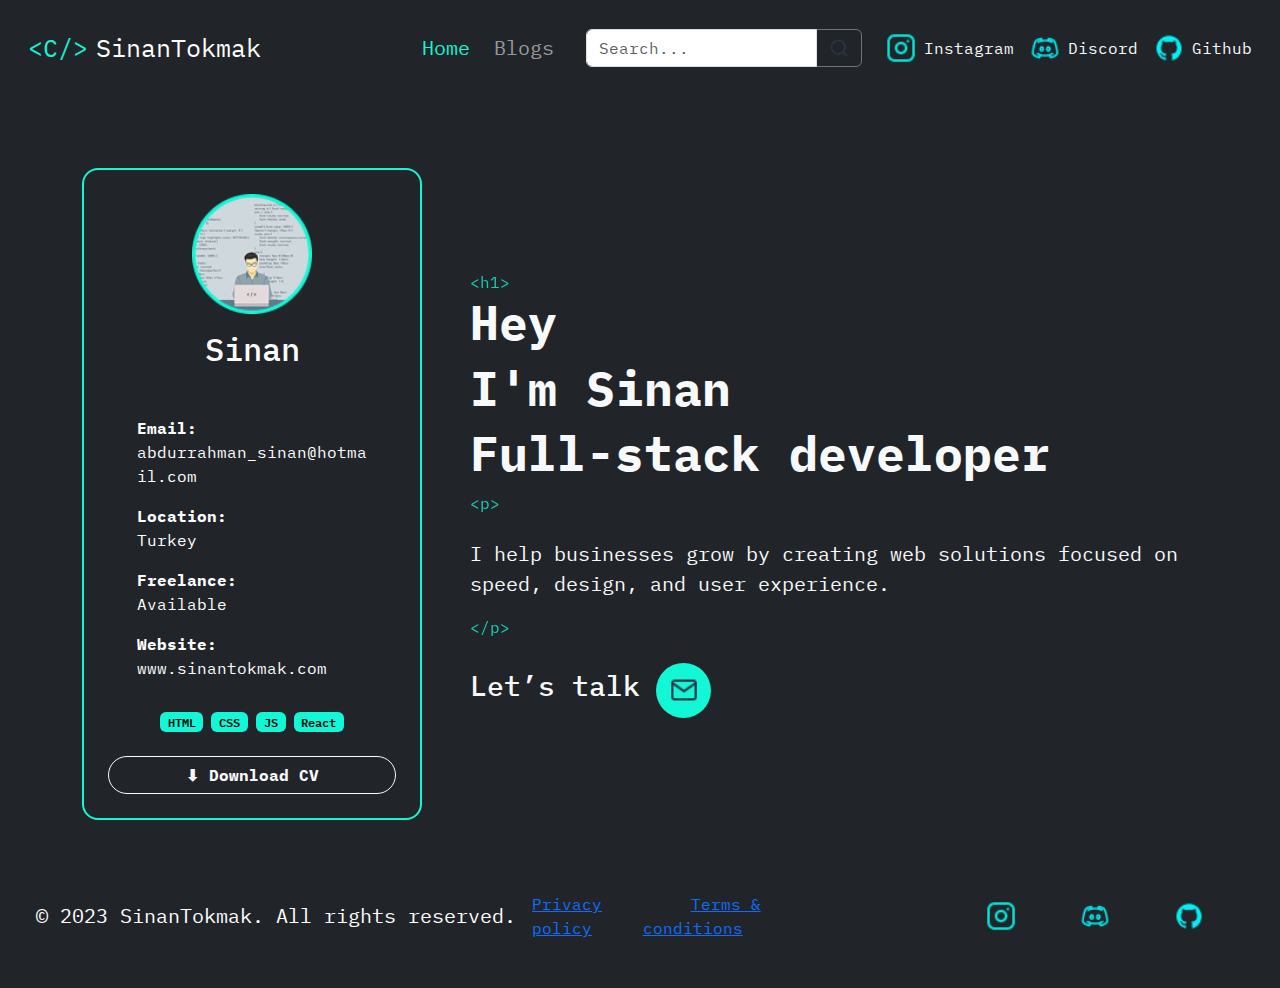
<file: index.html>
<!DOCTYPE html>
<html lang="en">

<head>
    <meta charset="UTF-8">
    <meta name="viewport" content="width=device-width, initial-scale=1.0">
    <title>SinanTokmak</title>

    <link href="https://cdn.jsdelivr.net/npm/bootstrap@5.3.3/dist/css/bootstrap.min.css" rel="stylesheet">
    <link href="https://fonts.googleapis.com/css2?family=IBM+Plex+Mono:wght@400;500&display=swap" rel="stylesheet">
    <link rel="stylesheet" href="assets/CSS/styles.css">
</head>

<body class="bg-dark text-light">

    <!-- NAVBAR -->
    <header class="bg-dark p-3 rounded-3 mb-4">
        <nav class="navbar navbar-expand-lg navbar-dark">
            <div class="container-fluid">

                <!-- LOGITP -->
                <a class="navbar-brand d-flex align-items-center" href="#">
                    <span class="social-icon">&lt;C/&gt;</span>
                    <span class="texto-titulo ms-2">SinanTokmak</span>
                </a>

                <!-- BOTÓN MENÚ -->
                <button class="navbar-toggler" type="button" data-bs-toggle="collapse" data-bs-target="#menu">
                    <span class="navbar-toggler-icon"></span>
                </button>

                <div class="collapse navbar-collapse" id="menu">

                    <!-- Enlaces -->
                    <ul class="navbar-nav ms-auto mb-2 mb-lg-0 me-4">
                        <li class="nav-item">
                            <a class="nav-link active fs-5" href="#">Home</a>
                        </li>
                        <li class="nav-item">
                            <a class="nav-link ms-lg-2 fs-5" href="#">Blogs</a>
                        </li>
                    </ul>

                    <!-- Buscador -->
                    <form class="d-flex me-4" role="search">
                        <div class="input-group">
                            <input class="form-control" type="search" placeholder="Search...">
                            <span class="input-group-text bg-dark border-secondary">
                                <img src="assets/img/icon-search.png" width="20">
                            </span>
                        </div>
                    </form>

                    <!-- ICONOS -->
                    <ul class="navbar-nav d-flex align-items-center gap-3">
                        <li class="nav-item d-flex align-items-center">
                            <img src="assets/img/icon-instagram.png" class="icon-blue" width="30">
                            <span class="ms-2">Instagram</span>
                        </li>
                        <li class="nav-item d-flex align-items-center">
                            <img src="assets/img/discord.png"  class="icon-blue" width="30">
                            <span class="ms-2">Discord</span>
                        </li>
                        <li class="nav-item d-flex align-items-center">
                            <img src="assets/img/github.png"  class="icon-blue" width="30">
                            <span class="ms-2">Github</span>
                        </li>
                    </ul>
                </div>

            </div>
        </nav>
    </header>


    <!-- home -->
    <section class="container py-5">

        <div class="row align-items-center g-5">

            <!-- tarjeta -->
            <div class="col-lg-4">
                <div class="card card-profile card-left text-center p-4">

                    <!-- Foto -->
                <img src="assets/img/imagen_carta_mal.png" class="card-img-profile mx-auto" alt="Foto de perfil">
                    <!-- Nombre -->
                    <h2 class="mt-3">Sinan</h2>
                    <p class="text-muted">Full-stack developer</p>

                    <!-- Info -->
                    <div class="text-start mx-auto" style="max-width: 230px;">
                        <p><span class="fw-bold">Email:</span><br> abdurrahman_sinan@hotmail.com</p>
                        <p><span class="fw-bold">Location:</span><br> Turkey</p>
                        <p><span class="fw-bold">Freelance:</span><br> Available</p>
                        <p><span class="fw-bold">Website:</span><br> www.sinantokmak.com</p>
                    </div>

                    <!-- div de abajo -->
                    <div class="d-flex justify-content-center flex-wrap gap-2 mt-3">
                        <span class="badge skill-badge">HTML</span>
                        <span class="badge skill-badge">CSS</span>
                        <span class="badge skill-badge">JS</span>
                        <span class="badge skill-badge">React</span>
                    </div>

                    <!-- cv -->
                    <button class="btn btn-outline-light download-btn mt-4">⬇ Download CV</button>

                </div>
            </div>


            <!-- texto centro -->
            <div class="col-lg-8">

                <span class="code-tag">&lt;h1&gt;</span>

                <h1 class="hero-title">Hey</h1>
                <h1 class="hero-title">I'm Sinan</h1>
                <h1 class="hero-title">Full-stack developer</h1>

                <span class="code-tag">&lt;p&gt;</span>

                <p class="mt-4 fs-5">
                    I help businesses grow by creating web solutions focused on speed,
                    design, and user experience.
                </p>
              <span class="code-tag">&lt;/p&gt;</span>
               
              <div class="d-flex align-items-center gap-3 mt-4">
                    <h3>Let’s talk</h3>
                   
                  
                    <button class="btn btn-accent rounded-circle d-flex justify-content-center align-items-center"
                        style="width: 55px; height: 55px;">
                        <img src="assets/img/icon-mail.png" width="28">
                    </button>
                </div>

            </div>
        </div>

    </section>

</head>

<body class="navbar-abajo text-light">

    <!-- NAVBAR PARTE DE ABAJO -->
    <header class="bg-dark p-3 rounded-3 mb-4">
        <nav class="navbar navbar-expand-lg navbar-dark">
            <div class="container-fluid">

                <!-- LOGITP -->
                <a class="navbar-brand d-flex align-items-center" href="#">
                    <span class="ms-2">© 2023 SinanTokmak. All rights reserved.</span>
                </a>

                <!-- BOTÓN MENÚ -->
                <button class="navbar-toggler" type="button" data-bs-toggle="collapse" data-bs-target="#menu">
                    <span class="navbar-toggler-icon"></span>
                </button>

                <div class="collapse navbar-collapse" id="menu">

                    <!-- COSAS DE POLITICAS -->
                    <ul class="navbar-nav align-items-center ms-auto mb-2 mb-lg-0 me-4">
                        <li class="nav-item">
                            <a class="" href="#">Privacy policy</a>
                        </li>
                        <li class="nav-item">
                            <a class="ms-5 me-8" href="#">Terms & conditions </a>
                        </li>
                    </ul>

                    <!-- ICONOS -->
                    <ul class="navbar-nav d-flex align-items-center gap-3">
                        <li class="nav-item d-flex align-items-center">
                            <img src="assets/img/icon-instagram.png" class="icon-blue me-5" width="30">
                        </li>
                        <li class="nav-item d-flex align-items-center">
                            <img src="assets/img/discord.png"  class="icon-blue me-5" width="30">
                        </li>
                        <li class="nav-item d-flex align-items-center">
                            <img src="assets/img/github.png"  class="icon-blue me-5" width="30">
                        </li>
                    </ul>
                </div>

            </div>
        </nav>
    </header>






    

<script src="https://code.jquery.com/jquery-3.2.1.slim.min.js" integrity="sha384-KJ3o2DKtIkvYIK3UENzmM7KCkRr/rE9/Qpg6aAZGJwFDMVNA/GpGFF93hXpG5KkN" crossorigin="anonymous"></script>
<script src="https://cdn.jsdelivr.net/npm/popper.js@1.12.9/dist/umd/popper.min.js" integrity="sha384-ApNbgh9B+Y1QKtv3Rn7W3mgPxhU9K/ScQsAP7hUibX39j7fakFPskvXusvfa0b4Q" crossorigin="anonymous"></script>
<script src="https://cdn.jsdelivr.net/npm/bootstrap@4.0.0/dist/js/bootstrap.min.js" integrity="sha384-JZR6Spejh4U02d8jOt6vLEHfe/JQGiRRSQQxSfFWpi1MquVdAyjUar5+76PVCmYl" crossorigin="anonymous"></script>
</html>
</file>
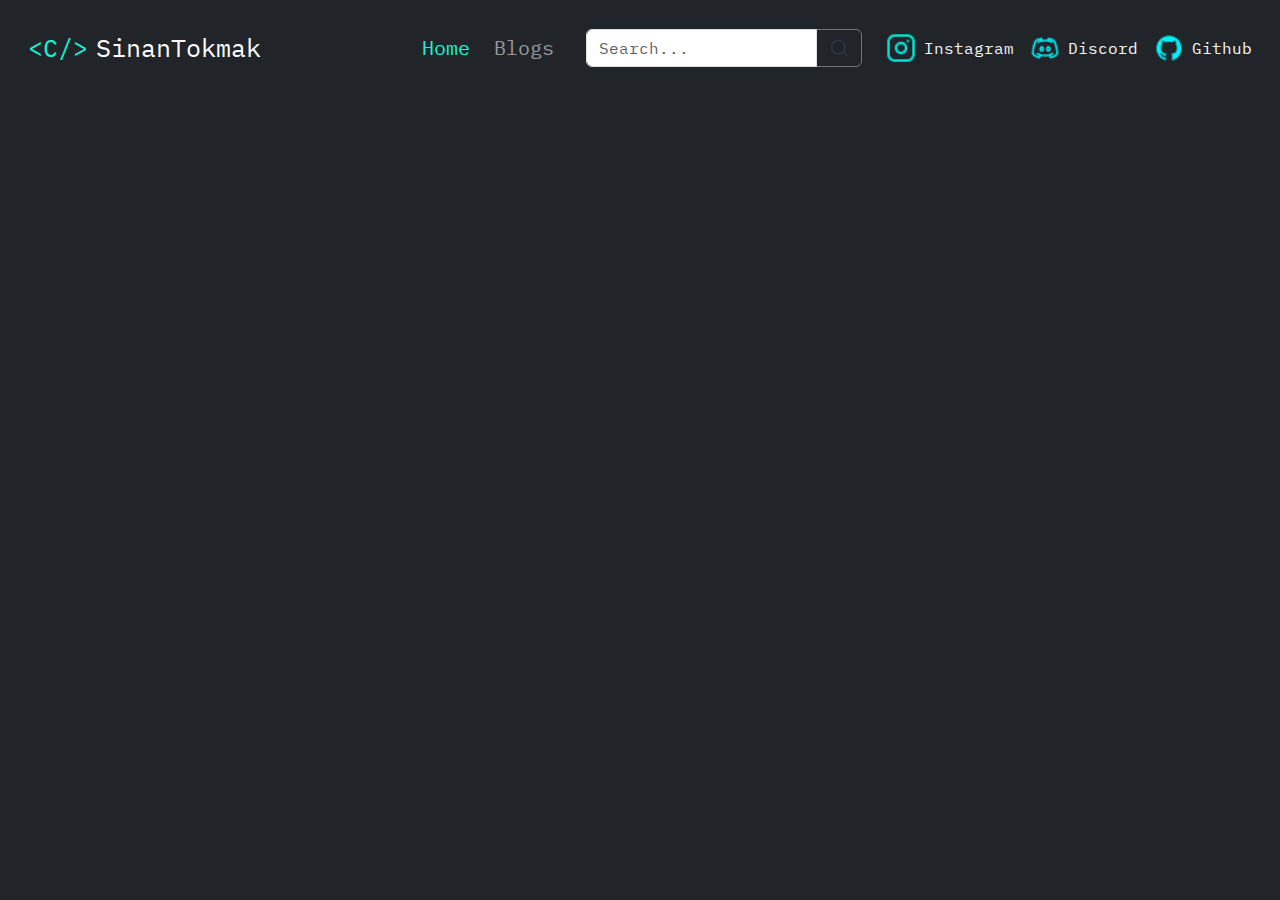
<file: contact.html>
<!DOCTYPE html>
<html lang="en">
<head>
    <meta charset="UTF-8">
    <meta name="viewport" content="width=device-width, initial-scale=1.0">
    <title>Document</title>
      <link href="https://cdn.jsdelivr.net/npm/bootstrap@5.3.3/dist/css/bootstrap.min.css" rel="stylesheet">
      <link rel="stylesheet" href="assets/CSS/styles.css">
      <link href="https://fonts.googleapis.com/css2?family=IBM+Plex+Mono:wght@400;500&display=swap" rel="stylesheet">

</head>

<body class="bg-dark text-light">

    <!-- NAVBAR -->
    <header class="bg-dark p-3 rounded-3 mb-4">
        <nav class="navbar navbar-expand-lg navbar-dark">
            <div class="container-fluid">

                <!-- LOGITP -->
                <a class="navbar-brand d-flex align-items-center" href="#">
                    <span class="social-icon">&lt;C/&gt;</span>
                    <span class="texto-titulo ms-2">SinanTokmak</span>
                </a>

                <!-- BOTÓN MENÚ -->
                <button class="navbar-toggler" type="button" data-bs-toggle="collapse" data-bs-target="#menu">
                    <span class="navbar-toggler-icon"></span>
                </button>

                <div class="collapse navbar-collapse" id="menu">

                    <!-- Enlaces -->
                    <ul class="navbar-nav ms-auto mb-2 mb-lg-0 me-4">
                        <li class="nav-item">
                            <a class="nav-link active fs-5" href="#">Home</a>
                        </li>
                        <li class="nav-item">
                            <a class="nav-link ms-lg-2 fs-5" href="#">Blogs</a>
                        </li>
                    </ul>

                    <!-- Buscador -->
                    <form class="d-flex me-4" role="search">
                        <div class="input-group">
                            <input class="form-control" type="search" placeholder="Search...">
                            <span class="input-group-text bg-dark border-secondary">
                                <img src="assets/img/icon-search.png" width="20">
                            </span>
                        </div>
                    </form>

                    <!-- ICONOS -->
                    <ul class="navbar-nav d-flex align-items-center gap-3">
                        <li class="nav-item d-flex align-items-center">
                            <img src="assets/img/icon-instagram.png" class="icon-blue" width="30">
                            <span class="ms-2">Instagram</span>
                        </li>
                        <li class="nav-item d-flex align-items-center">
                            <img src="assets/img/discord.png"  class="icon-blue" width="30">
                            <span class="ms-2">Discord</span>
                        </li>
                        <li class="nav-item d-flex align-items-center">
                            <img src="assets/img/github.png"  class="icon-blue" width="30">
                            <span class="ms-2">Github</span>
                        </li>
                    </ul>
                </div>

            </div>
        </nav>
    </header>






<script src="https://code.jquery.com/jquery-3.2.1.slim.min.js" integrity="sha384-KJ3o2DKtIkvYIK3UENzmM7KCkRr/rE9/Qpg6aAZGJwFDMVNA/GpGFF93hXpG5KkN" crossorigin="anonymous"></script>
<script src="https://cdn.jsdelivr.net/npm/popper.js@1.12.9/dist/umd/popper.min.js" integrity="sha384-ApNbgh9B+Y1QKtv3Rn7W3mgPxhU9K/ScQsAP7hUibX39j7fakFPskvXusvfa0b4Q" crossorigin="anonymous"></script>
<script src="https://cdn.jsdelivr.net/npm/bootstrap@4.0.0/dist/js/bootstrap.min.js" integrity="sha384-JZR6Spejh4U02d8jOt6vLEHfe/JQGiRRSQQxSfFWpi1MquVdAyjUar5+76PVCmYl" crossorigin="anonymous"></script>
</html>
</file>
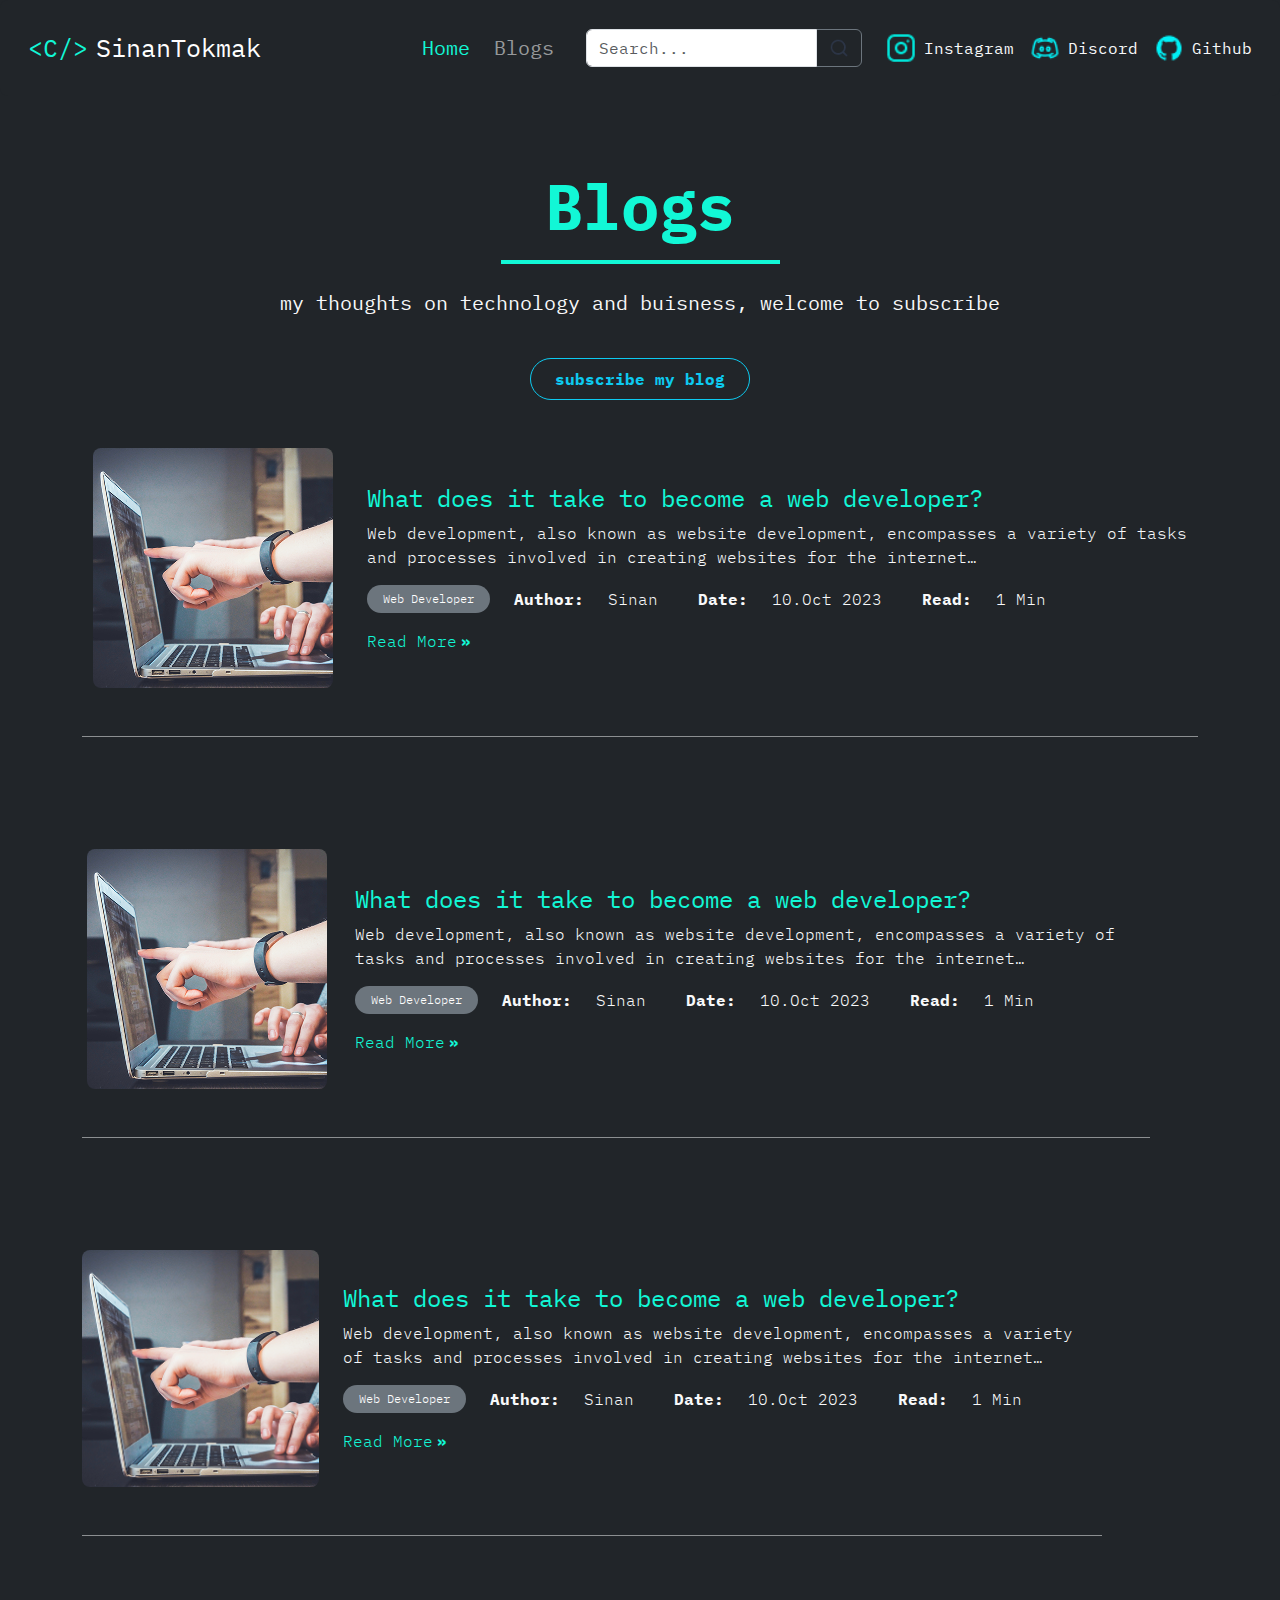
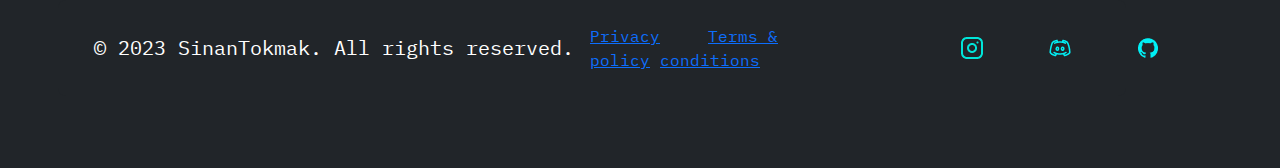
<file: news.html>
<!DOCTYPE html>
<html lang="en">
<head>
    <meta charset="UTF-8">
    <meta name="viewport" content="width=device-width, initial-scale=1.0">
    <title>Document</title>
      <link href="https://cdn.jsdelivr.net/npm/bootstrap@5.3.3/dist/css/bootstrap.min.css" rel="stylesheet">
      <link rel="stylesheet" href="assets/CSS/styles.css">
      <link href="https://fonts.googleapis.com/css2?family=IBM+Plex+Mono:wght@400;500&display=swap" rel="stylesheet">

</head>

<body class="bg-dark text-light">

    <!-- NAVBAR -->
    <header class="bg-dark p-3 rounded-3 mb-4">
        <nav class="navbar navbar-expand-lg navbar-dark">
            <div class="container-fluid">

                <!-- LOGITP -->
                <a class="navbar-brand d-flex align-items-center" href="#">
                    <span class="social-icon">&lt;C/&gt;</span>
                    <span class="texto-titulo ms-2">SinanTokmak</span>
                </a>

                <!-- BOTÓN MENÚ -->
                <button class="navbar-toggler" type="button" data-bs-toggle="collapse" data-bs-target="#menu">
                    <span class="navbar-toggler-icon"></span>
                </button>

                <div class="collapse navbar-collapse" id="menu">

                    <!-- Enlaces -->
                    <ul class="navbar-nav ms-auto mb-2 mb-lg-0 me-4">
                        <li class="nav-item">
                            <a class="nav-link active fs-5" href="#">Home</a>
                        </li>
                        <li class="nav-item">
                            <a class="nav-link ms-lg-2 fs-5" href="#">Blogs</a>
                        </li>
                    </ul>

                    <!-- Buscador -->
                    <form class="d-flex me-4" role="search">
                        <div class="input-group">
                            <input class="form-control" type="search" placeholder="Search...">
                            <span class="input-group-text bg-dark border-secondary">
                                <img src="assets/img/icon-search.png" width="20">
                            </span>
                        </div>
                    </form>

                    <!-- ICONOS -->
                    <ul class="navbar-nav d-flex align-items-center gap-3">
                        <li class="nav-item d-flex align-items-center">
                            <img src="assets/img/icon-instagram.png" class="icon-blue" width="30">
                            <span class="ms-2">Instagram</span>
                        </li>
                        <li class="nav-item d-flex align-items-center">
                            <img src="assets/img/discord.png"  class="icon-blue" width="30">
                            <span class="ms-2">Discord</span>
                        </li>
                        <li class="nav-item d-flex align-items-center">
                            <img src="assets/img/github.png"  class="icon-blue" width="30">
                            <span class="ms-2">Github</span>
                        </li>
                    </ul>
                </div>

            </div>
        </nav>
    </header>


      <!-- titulo -->
    <section class="container py-5">
    
    <div class="row text-center mb-5">
        <div class="col-12 d-flex flex-column align-items-center">
            
            <h2 class="text-info display-3 fw-bold">Blogs</h2>
            
            <div class="border-bottom border-info border-4 w-25 mx-auto mt-2"></div>

            <p class="text-light mt-4 fs-5">
                my thoughts on technology and buisness, welcome to subscribe
            </p>
            
            <button class="btn btn-outline-info rounded-pill fw-bold mt-4 px-4 py-2">
                subscribe my blog
            </button>
        </div>
    </div>
                    <!-- parte de abajo copy y pega -->

    <div class="row row-cols-1 g-5">
        
        <div class="col">
            <div class="row g-4 align-items-center">
                
                <div class="col-12 col-md-3 d-flex justify-content-center">
                    <img src="assets/img/imagen_del_blog_este.png" class="img-fluid rounded-3" alt="Blog Image"> 
                </div>

                <div class="col-12 col-md-9">
                    <h3 class="text-info fs-4 fw-normal mb-2">What does it take to become a web developer?</h3>
                    
                    <p class="text-light fw-light mb-3">
                        Web development, also known as website development, encompasses a variety of tasks and processes involved in creating websites for the internet…
                    </p>

                    <div class="d-flex align-items-center gap-4 mb-3">
                        
                        <span class="badge text-bg-secondary rounded-pill px-3 py-2 fw-light">Web Developer</span>
                        
                        <span class="text-light fw-bold">Author:</span> 
                        <span class="text-light fw-light me-3">Sinan</span>
                        
                        <span class="text-light fw-bold">Date:</span> 
                        <span class="text-light fw-light me-3">10.Oct 2023</span>

                        <span class="text-light fw-bold">Read:</span> 
                        <span class="text-light fw-light">1 Min</span>
                    </div>

                    <a href="#" class="text-info fw-light text-decoration-none d-flex align-items-center">
                        Read More 
                        <span class="ms-1 fw-bold">»</span>
                    </a>
                </div>
            </div>
            <hr class="border-light opacity-50 mt-5">
        </div>

        
    <div class="row row-cols-1 g-5">
        
        <div class="col">
            <div class="row g-4 align-items-center">
                
                <div class="col-12 col-md-3 d-flex justify-content-center">
                    <img src="assets/img/imagen_del_blog_este.png" class="img-fluid rounded-3" alt="Blog Image"> 
                </div>

                <div class="col-12 col-md-9">
                    <h3 class="text-info fs-4 fw-normal mb-2">What does it take to become a web developer?</h3>
                    
                    <p class="text-light fw-light mb-3">
                        Web development, also known as website development, encompasses a variety of tasks and processes involved in creating websites for the internet…
                    </p>

                    <div class="d-flex align-items-center gap-4 mb-3">
                        
                        <span class="badge text-bg-secondary rounded-pill px-3 py-2 fw-light">Web Developer</span>
                        
                        <span class="text-light fw-bold">Author:</span> 
                        <span class="text-light fw-light me-3">Sinan</span>
                        
                        <span class="text-light fw-bold">Date:</span> 
                        <span class="text-light fw-light me-3">10.Oct 2023</span>

                        <span class="text-light fw-bold">Read:</span> 
                        <span class="text-light fw-light">1 Min</span>
                    </div>

                    <a href="#" class="text-info fw-light text-decoration-none d-flex align-items-center">
                        Read More 
                        <span class="ms-1 fw-bold">»</span>
                    </a>
                </div>
            </div>
            <hr class="border-light opacity-50 mt-5">
        </div>

        
    <div class="row row-cols-1 g-5">
        
        <div class="col">
            <div class="row g-4 align-items-center">
                
                <div class="col-12 col-md-3 d-flex justify-content-center">
                    <img src="assets/img/imagen_del_blog_este.png" class="img-fluid rounded-3" alt="Blog Image"> 
                </div>

                <div class="col-12 col-md-9">
                    <h3 class="text-info fs-4 fw-normal mb-2">What does it take to become a web developer?</h3>
                    
                    <p class="text-light fw-light mb-3">
                        Web development, also known as website development, encompasses a variety of tasks and processes involved in creating websites for the internet…
                    </p>

                    <div class="d-flex align-items-center gap-4 mb-3">
                        
                        <span class="badge text-bg-secondary rounded-pill px-3 py-2 fw-light">Web Developer</span>
                        
                        <span class="text-light fw-bold">Author:</span> 
                        <span class="text-light fw-light me-3">Sinan</span>
                        
                        <span class="text-light fw-bold">Date:</span> 
                        <span class="text-light fw-light me-3">10.Oct 2023</span>

                        <span class="text-light fw-bold">Read:</span> 
                        <span class="text-light fw-light">1 Min</span>
                    </div>

                    <a href="#" class="text-info fw-light text-decoration-none d-flex align-items-center">
                        Read More 
                        <span class="ms-1 fw-bold">»</span>
                    </a>
                </div>
            </div>
            <hr class="border-light opacity-50 mt-5">
        </div>

</head>

<body class="bg-dark text-light">

    <!-- NAVBAR PARTE DE ABAJO -->
    <header class="bg-dark p-3 rounded-3 mb-4"> <nav class="navbar navbar-expand-lg navbar-dark">
            <div class="container-fluid">

                <!-- LOGITP -->
                <a class="navbar-brand d-flex align-items-center" href="#">
                    <span class="ms-2">© 2023 SinanTokmak. All rights reserved.</span>
                </a>

                <!-- BOTÓN MENÚ -->
                <button class="navbar-toggler" type="button" data-bs-toggle="collapse" data-bs-target="#menu">
                    <span class="navbar-toggler-icon"></span>
                </button>

                <div class="collapse navbar-collapse" id="menu">

                    <!-- COSAS DE POLITICAS -->
                    <ul class="navbar-nav align-items-center ms-auto mb-2 mb-lg-0 me-4">
                        <li class="nav-item">
                            <a class="" href="#">Privacy policy</a>
                        </li>
                        <li class="nav-item">
                            <a class="ms-5 me-8" href="#">Terms & conditions </a>
                        </li>
                    </ul>

                    <!-- ICONOS -->
                    <ul class="navbar-nav d-flex align-items-center gap-3">
                        <li class="nav-item d-flex align-items-center">
                            <img src="assets/img/icon-instagram.png" class="icon-blue me-5">
                        </li>
                        <li class="nav-item d-flex align-items-center">
                            <img src="assets/img/discord.png"  class="icon-blue me-5">
                        </li>
                        <li class="nav-item d-flex align-items-center">
                            <img src="assets/img/github.png"  class="icon-blue me-5">
                        </li>
                    </ul>
                </div>

            </div>
        </nav>
    </header>





<script src="https://code.jquery.com/jquery-3.2.1.slim.min.js" integrity="sha384-KJ3o2DKtIkvYIK3UENzmM7KCkRr/rE9/Qpg6aAZGJwFDMVNA/GpGFF93hXpG5KkN" crossorigin="anonymous"></script>
<script src="https://cdn.jsdelivr.net/npm/popper.js@1.12.9/dist/umd/popper.min.js" integrity="sha384-ApNbgh9B+Y1QKtv3Rn7W3mgPxhU9K/ScQsAP7hUibX39j7fakFPskvXusvfa0b4Q" crossorigin="anonymous"></script>
<script src="https://cdn.jsdelivr.net/npm/bootstrap@4.0.0/dist/js/bootstrap.min.js" integrity="sha384-JZR6Spejh4U02d8jOt6vLEHfe/JQGiRRSQQxSfFWpi1MquVdAyjUar5+76PVCmYl" crossorigin="anonymous"></script>
</html>
</file>
<file: assets/CSS/styles.css>
:root {
    --accent: #12F7D6;
    --bg-dark: #292F36;
    --bg-card: #1A1E23;
    --bs-spacer-8: 11rem;
}
body {
    font-family: 'IBM Plex Mono', monospace;
    background-color: var(--bg-dark);
    color: #fff;
}
.nav-link.active {
    color: var(--accent) !important;
}

.social-icon {
    font-size: 25px;
    color: var(--accent);
}

.texto-titulo {
    font-size: 25px;
}

.card-profile {
    background: var(--bg-card);
    border-radius: 1.5rem;
    border: 2px solid #fff;
}

.card-img-profile {
    width: 120px;
    height: 120px;
    object-fit: cover;
}

.skill-badge {
    background: var(--accent);
    color: #000;
    font-weight: 600;
}
.download-btn {
    border-radius: 20px;
    font-weight: bold;
}

.btn-accent {
    background: var(--accent);
    color: #000;
}

.btn-accent:hover {
    background: #0cdcc0;
}
.code-tag {
    color: var(--accent);
    font-size: 1rem;
    opacity: 0.8;
}

.hero-title {
    font-weight: 700;
    font-size: 3rem;
}
@media (max-width: 768px) {
    .hero-title {
        font-size: 2.2rem;
    }
}
.icon-blue {
    filter: invert(63%) sepia(94%) saturate(739%) hue-rotate(128deg) brightness(102%) contrast(102%);
}
:root {
    --bs-info: #12F7D6; 
    --bs-info-rgb: 18, 247, 214; 
}

body {
    font-family: 'IBM Plex Mono', monospace;
}
.card-profile {
    border-radius: 1.5rem;
    border: 2px solid #fff; 
}

.card-img-profile {
    width: 120px;
    height: 120px;
    object-fit: cover;
}

.icon-blue {
    filter: invert(63%) sepia(94%) saturate(739%) hue-rotate(128deg) brightness(102%) contrast(102%);
}
.btn-info { 
    color: #000 !important; 
}

.card-left {
    background-color: transparent; 
    border: 2px solid #12F7D6; 
    border-radius: 1rem; 
    color: white; 
}

.me-8 { margin-right: var(--bs-spacer-8) !important; }

.navbar-abajo{
    color: #000;
}
</file>
